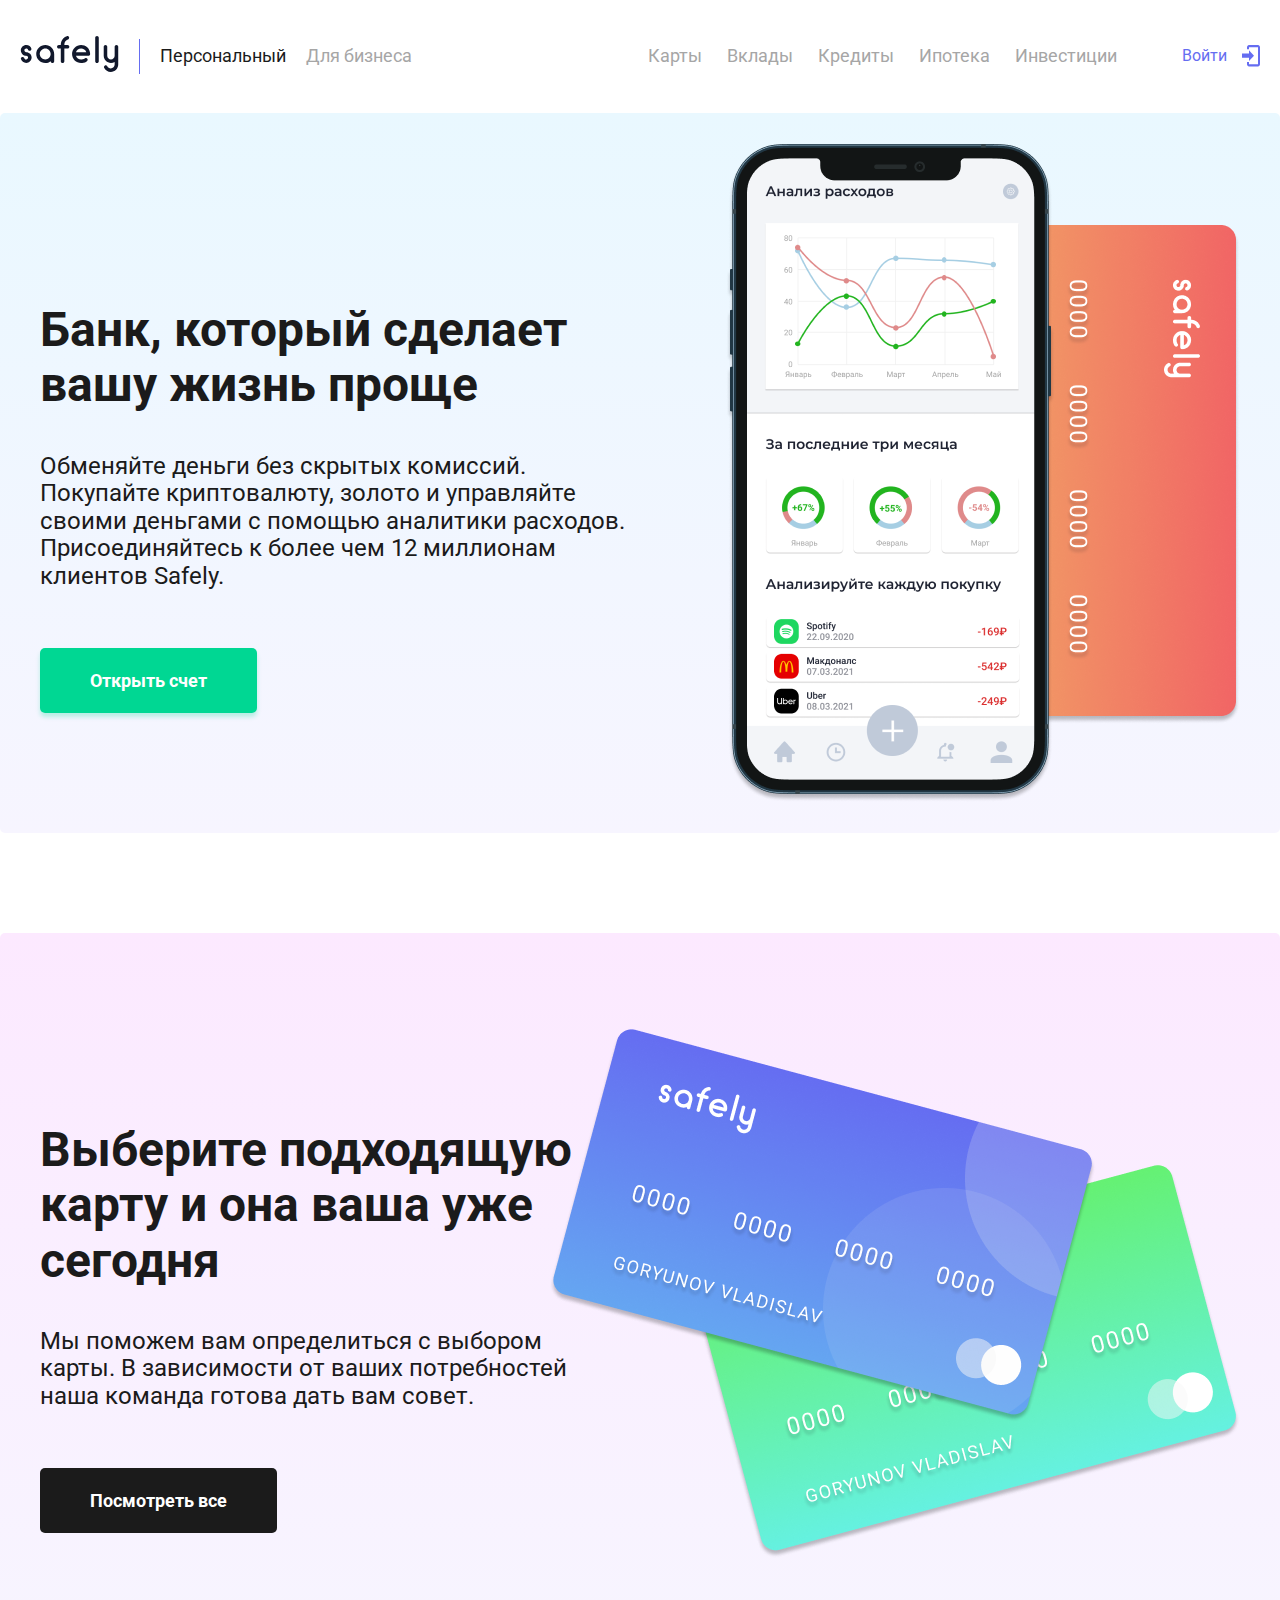
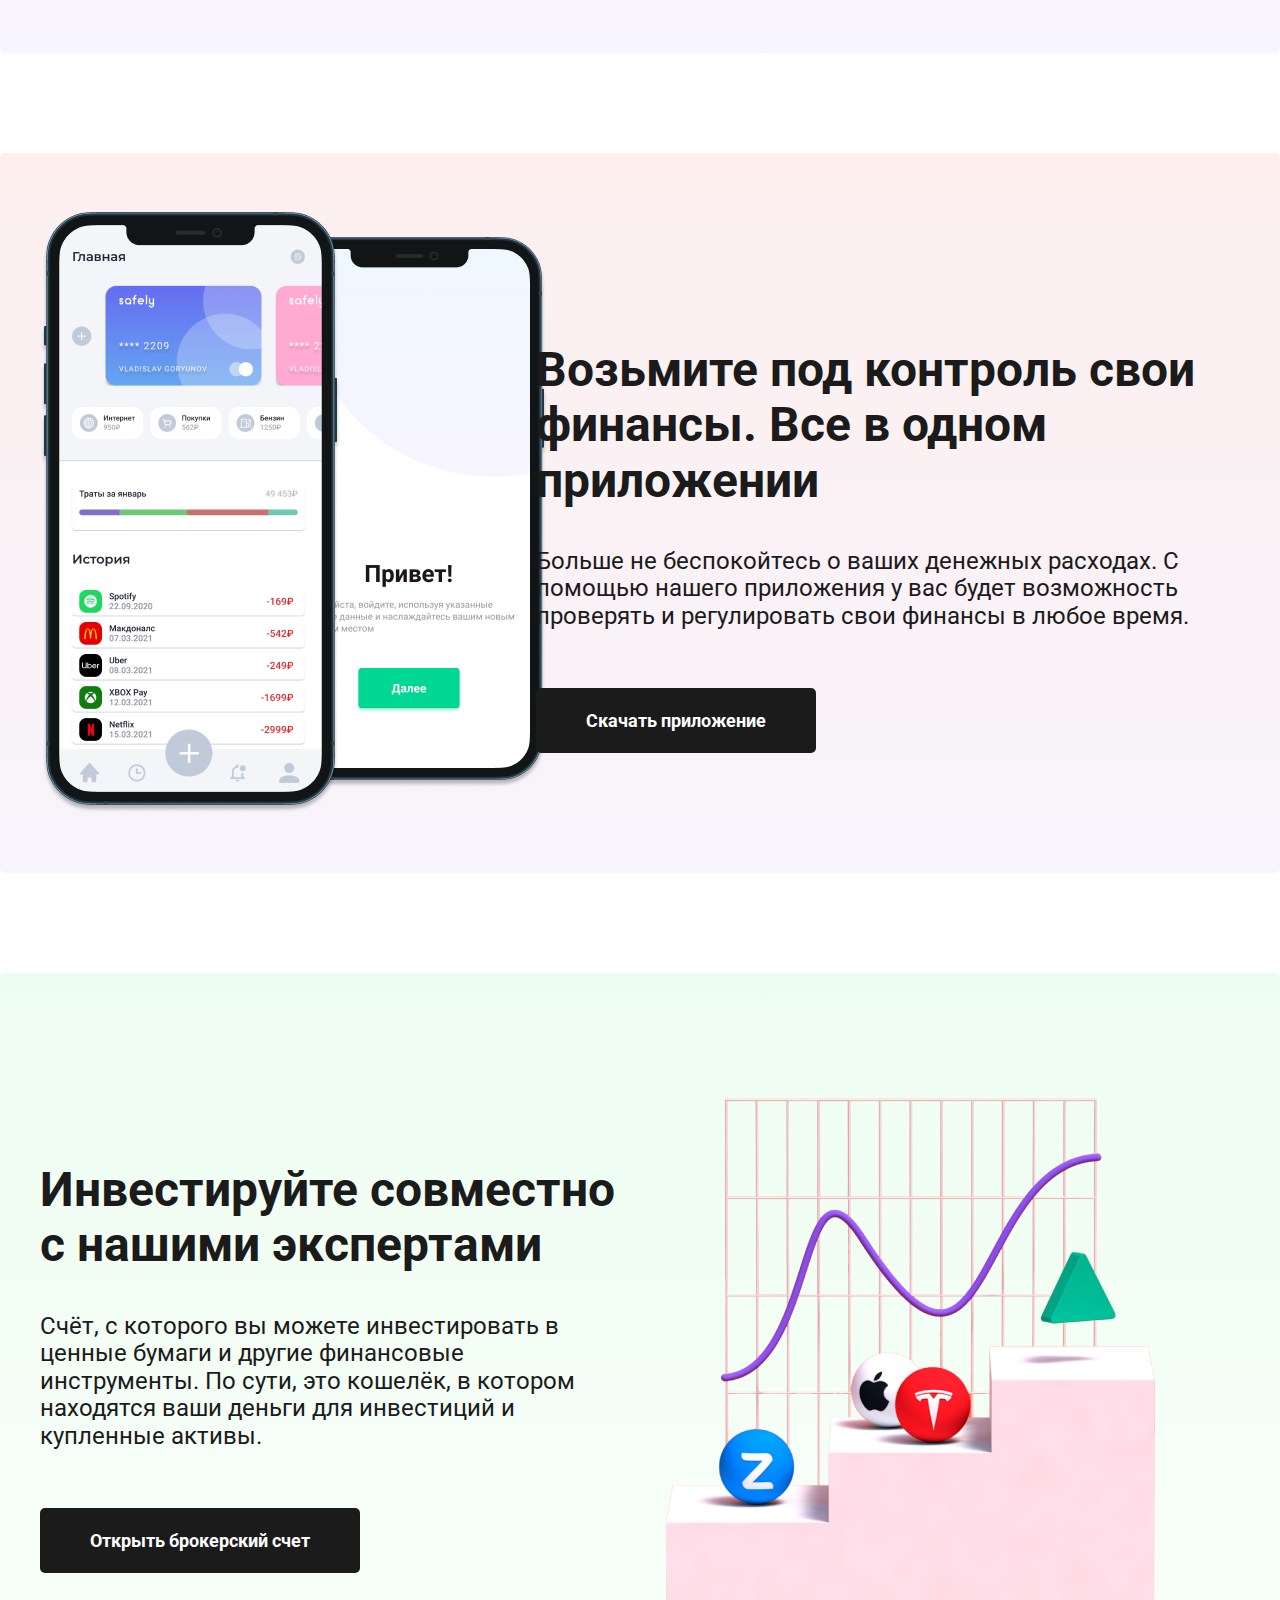
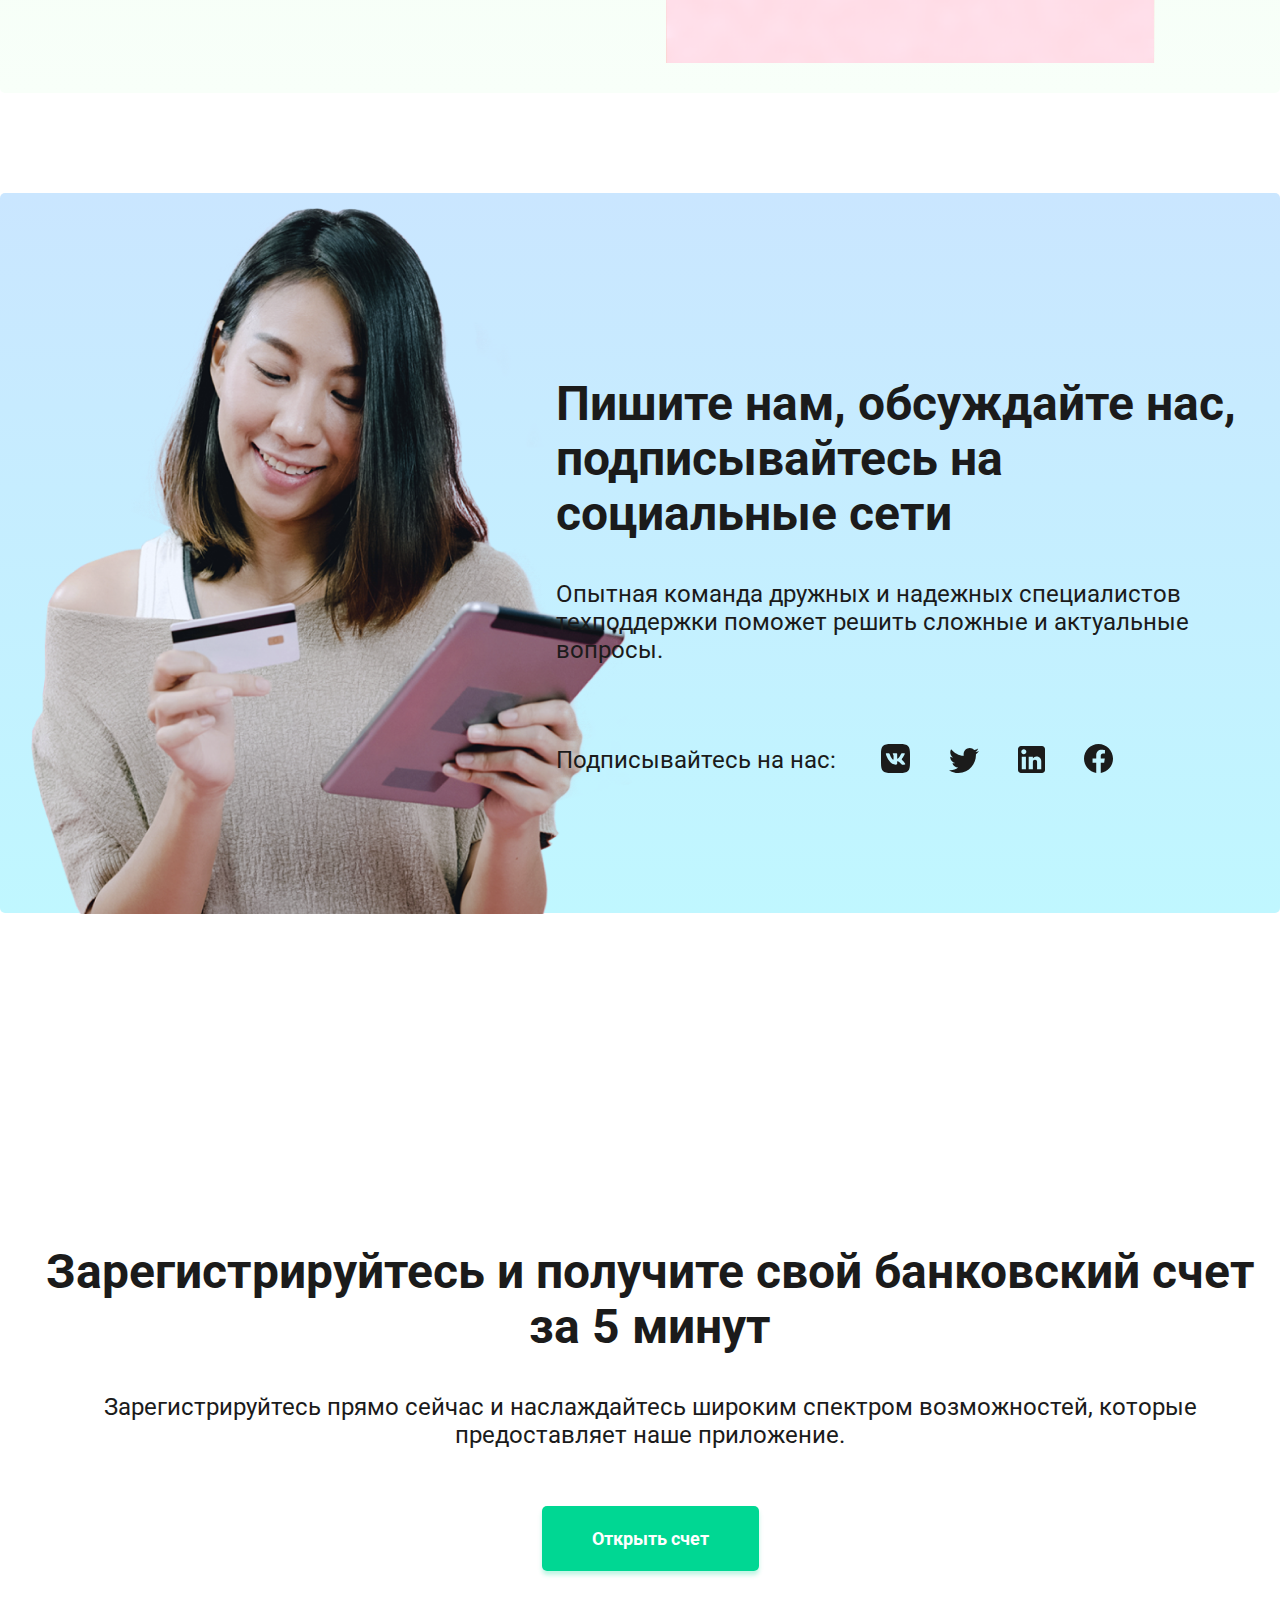
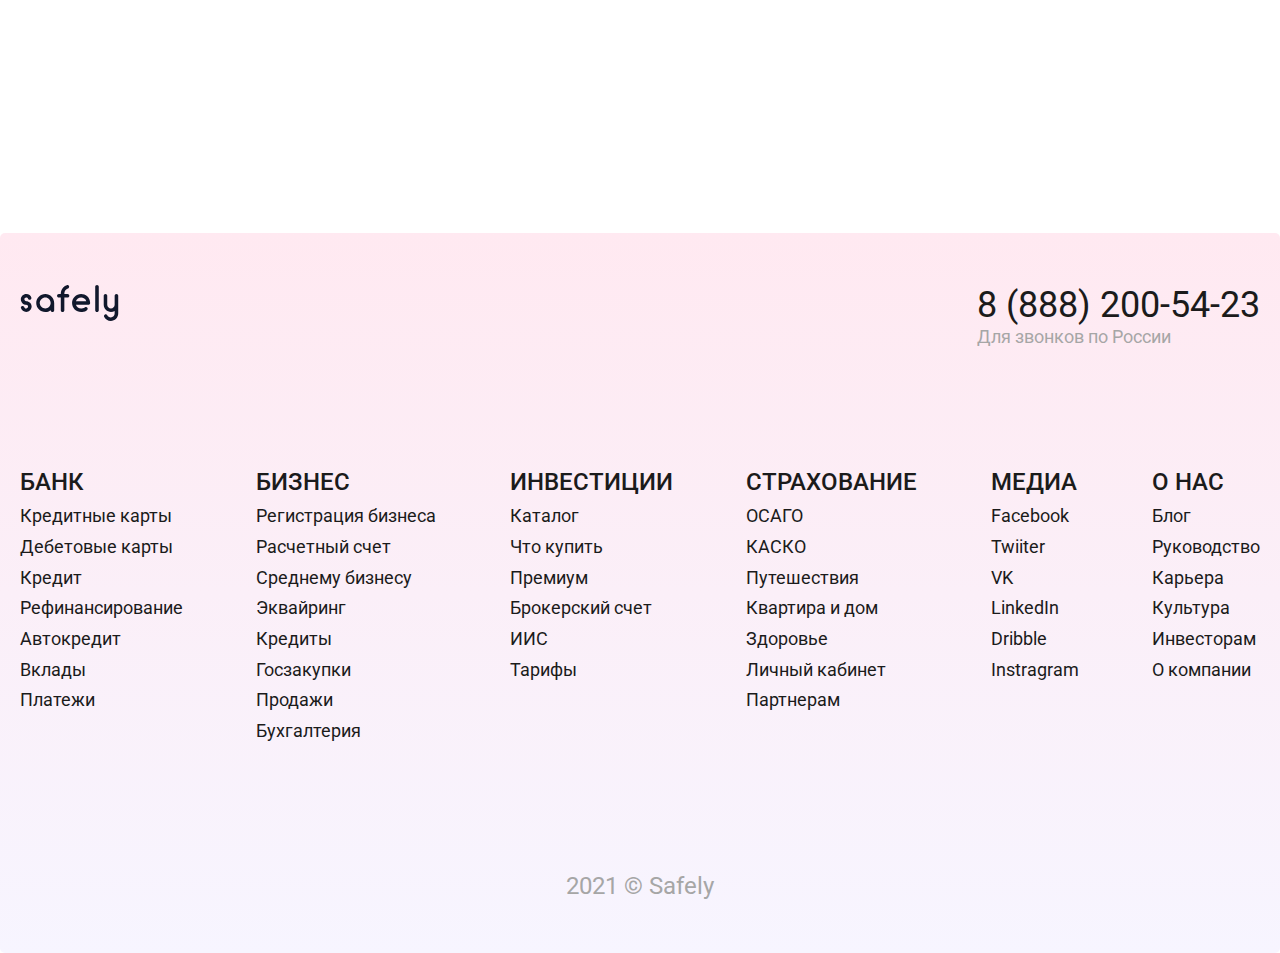
<file: index.htm>
<!DOCTYPE html>
<html lang="en">
<head>
    <meta charset="UTF-8">
    <meta http-equiv="X-UA-Compatible" content="IE=edge">
    <meta name="viewport" content="width=device-width, initial-scale=1.0">

    <link rel="stylesheet" href="css/style.css">
    <link rel="stylesheet" href="css/normalize.css">
    <title>Safely - цифровой банк с выгодными условиями</title>
</head>
<body>
    <header>
        <div class="header-switch">
            <div class="header-logo">
                <a href="index.htm"><img src="img/logo-image.svg" alt="logo-image"></a>
            </div>
            <div class="header-devider"></div>
            <div class="header-items">
                <ul>
                    <li><a href="#" class="active-switch">Персональный</a></li>
                    <li><a href="#">Для бизнеса</a></li>
                </ul>
            </div>
        </div>

        <div class="header-nav">
            <div class="header-links">
                <ul>
                    <li><a href="cards.htm">Карты</a></li>
                    <li><a href="#">Вклады</a></li>
                    <li><a href="#">Кредиты</a></li>
                    <li><a href="#">Ипотека</a></li>
                    <li><a href="#">Инвестиции</a></li>
                </ul>
            </div>
            <div class="header-login">
                <span>Войти</span>
                <img src="img/icon-login.svg" alt="icon-login">
            </div>
        </div>
    </header>

    <section class="section-main">
        <div class="section-content">
            <h3>Банк, который сделает вашу жизнь проще</h3>
            <p>Обменяйте деньги без скрытых комиссий. Покупайте криптовалюту, золото и управляйте своими деньгами с помощью аналитики расходов. Присоединяйтесь к более чем 12 миллионам клиентов Safely.</p>
            <a href="#">Открыть счет</a>
        </div>
        <div class="section-image">
            <img src="img/phone-image.png" alt="phone-image">
        </div>
    </section>

    <section class="section-cards">
        <div class="section-content">
            <h3>Выберите подходящую карту и она ваша уже сегодня</h3>
            <p>Мы поможем вам определиться с выбором карты. В зависимости от ваших потребностей наша команда готова дать вам совет.</p>
            <a href="#">Посмотреть все</a>
        </div>
        <div class="section-image">
            <img src="img/cards-image.png" alt="cards-image">
        </div>
    </section>

    <section class="section-app">
        <div class="section-image">
            <img src="img/app-image.png" alt="app-image">
        </div>
        <div class="section-content">
            <h3>Возьмите под контроль свои финансы. Все в одном приложении</h3>
            <p>Больше не беспокойтесь о ваших денежных расходах. С помощью нашего приложения у вас будет возможность проверять и регулировать свои финансы в любое время.</p>
            <a href="#">Скачать приложение</a>
        </div>
    </section>

    <section class="section-invest">
        <div class="section-content">
            <h3>Инвестируйте совместно с нашими экспертами</h3>
            <p>Счёт, с которого вы можете инвестировать в ценные бумаги и другие финансовые инструменты. По сути, это кошелёк, в котором находятся ваши деньги для инвестиций и купленные активы. </p>
            <a href="#">Открыть брокерский счет</a>
        </div>
        <div class="section-image">
            <img src="img/invest-image.png" alt="invest-image">
        </div>
    </section>

    <section class="section-social">
        <div class="section-image">
            <img src="img/girl-image.png" alt="girl-image">
        </div>
        <div class="section-content">
            <h3>Пишите нам, обсуждайте нас, подписывайтесь на социальные сети</h3>
            <p>Опытная команда дружных и надежных специалистов техподдержки поможет решить сложные и актуальные вопросы.</p>
            <div class="social-links">
                <span>Подписывайтесь на нас:</span>
                <div class="social-icons">

                    <svg width="29" height="29" viewBox="0 0 29 29" fill="none" xmlns="http://www.w3.org/2000/svg">
                        <path d="M18.9515 0H10.0485C1.9285 0 0 1.9285 0 10.0485V18.9515C0 27.0715 1.9285 29 10.0485 29H18.9515C27.0715 29 29 27.0715 29 18.9515V10.0485C29 1.9285 27.0715 0 18.9515 0ZM23.4175 20.6915H21.3005C20.503 20.6915 20.2565 20.039 18.85 18.6035C17.574 17.4 17.023 17.226 16.7185 17.226C16.298 17.226 16.1675 17.342 16.1675 17.951V19.8505C16.1675 20.358 16.008 20.677 14.6595 20.677C12.4265 20.677 9.947 19.314 8.207 16.8055C5.5825 13.1225 4.872 10.3385 4.872 9.7875C4.872 9.483 4.9735 9.193 5.5825 9.193H7.714C8.2505 9.193 8.4535 9.425 8.6565 10.005C9.7005 13.05 11.4405 15.66 12.151 15.66C12.4265 15.66 12.5425 15.5295 12.5425 14.8625V11.745C12.47 10.324 11.7015 10.1935 11.7015 9.686C11.7015 9.425 11.9045 9.193 12.238 9.193H15.5585C16.008 9.193 16.1675 9.425 16.1675 9.976V14.1665C16.1675 14.616 16.356 14.7755 16.501 14.7755C16.762 14.7755 16.994 14.616 17.4725 14.123C18.995 12.4265 20.0825 9.802 20.0825 9.802C20.2275 9.4975 20.4595 9.2075 21.025 9.2075H23.0985C23.7365 9.2075 23.8815 9.541 23.7365 9.9905C23.4755 11.223 20.8945 14.8625 20.9235 14.8625C20.6915 15.225 20.6045 15.3845 20.9235 15.805C21.141 16.1095 21.8805 16.7475 22.3735 17.313C23.2725 18.3425 23.9685 19.198 24.157 19.7925C24.3165 20.387 24.0265 20.6915 23.4175 20.6915Z"/>
                    </svg>

                    <svg width="30" height="25" viewBox="0 0 30 25" fill="none" xmlns="http://www.w3.org/2000/svg">
                        <path d="M30 2.94118C28.8958 3.45588 27.7055 3.79412 26.4723 3.95588C27.7342 3.17647 28.7094 1.94118 29.1683 0.455882C27.978 1.19118 26.6587 1.70588 25.2677 2C24.1348 0.735294 22.543 0 20.7361 0C17.3662 0 14.6128 2.82353 14.6128 6.30882C14.6128 6.80882 14.6702 7.29412 14.7706 7.75C9.66539 7.48529 5.1195 4.97059 2.09369 1.16176C1.5631 2.08824 1.26195 3.17647 1.26195 4.32353C1.26195 6.51471 2.33748 8.45588 4.00096 9.55882C2.98279 9.55882 2.03633 9.26471 1.20459 8.82353V8.86765C1.20459 11.9265 3.32696 14.4853 6.13767 15.0588C5.23527 15.3121 4.2879 15.3473 3.36998 15.1618C3.75947 16.4154 4.52228 17.5124 5.55117 18.2984C6.58006 19.0845 7.8233 19.5201 9.10612 19.5441C6.93159 21.3095 4.23613 22.2637 1.46272 22.25C0.975143 22.25 0.487572 22.2206 0 22.1618C2.72467 23.9559 5.96558 25 9.43595 25C20.7361 25 26.9455 15.3824 26.9455 7.04412C26.9455 6.76471 26.9455 6.5 26.9312 6.22059C28.1358 5.33823 29.1683 4.22059 30 2.94118Z"/>
                    </svg>
                    
                    <svg width="27" height="27" viewBox="0 0 27 27" fill="none" xmlns="http://www.w3.org/2000/svg">
                        <path d="M24 0C24.7956 0 25.5587 0.31607 26.1213 0.87868C26.6839 1.44129 27 2.20435 27 3V24C27 24.7956 26.6839 25.5587 26.1213 26.1213C25.5587 26.6839 24.7956 27 24 27H3C2.20435 27 1.44129 26.6839 0.87868 26.1213C0.31607 25.5587 0 24.7956 0 24V3C0 2.20435 0.31607 1.44129 0.87868 0.87868C1.44129 0.31607 2.20435 0 3 0H24ZM23.25 23.25V15.3C23.25 14.0031 22.7348 12.7593 21.8178 11.8422C20.9007 10.9252 19.6569 10.41 18.36 10.41C17.085 10.41 15.6 11.19 14.88 12.36V10.695H10.695V23.25H14.88V15.855C14.88 14.7 15.81 13.755 16.965 13.755C17.522 13.755 18.0561 13.9762 18.4499 14.3701C18.8438 14.7639 19.065 15.298 19.065 15.855V23.25H23.25ZM5.82 8.34C6.48835 8.34 7.12932 8.0745 7.60191 7.60191C8.0745 7.12932 8.34 6.48835 8.34 5.82C8.34 4.425 7.215 3.285 5.82 3.285C5.14768 3.285 4.50289 3.55208 4.02748 4.02748C3.55208 4.50289 3.285 5.14768 3.285 5.82C3.285 7.215 4.425 8.34 5.82 8.34V8.34ZM7.905 23.25V10.695H3.75V23.25H7.905V23.25Z"/>
                    </svg>

                    <svg width="29" height="29" viewBox="0 0 29 29" fill="none" xmlns="http://www.w3.org/2000/svg">
                        <path d="M14.5 0C6.52499 0 0 6.53665 0 14.5874C0 21.8665 5.30699 27.9081 12.238 29V18.8092H8.55499V14.5874H12.238V11.37C12.238 7.71586 14.3985 5.70683 17.719 5.70683C19.2995 5.70683 20.9525 5.98343 20.9525 5.98343V9.57932H19.1255C17.3275 9.57932 16.762 10.7003 16.762 11.8504V14.5874H20.793L20.1405 18.8092H16.762V29C20.1788 28.4582 23.2902 26.7078 25.5344 24.0648C27.7786 21.4219 29.0077 18.0604 29 14.5874C29 6.53665 22.475 0 14.5 0V0Z"/>
                    </svg> 
                        
                </div>
            </div>
        </div>
    </section>

    <section class="section-login">
        <div class="section-content">
            <h3>Зарегистрируйтесь и получите свой банковский счет за 5 минут</h3>
            <p>Зарегистрируйтесь прямо сейчас и наслаждайтесь широким спектром возможностей, которые предоставляет наше приложение.</p>
            <a href="#">Открыть счет</a>
        </div>
    </section>

    <footer>
        <div class="footer-info">
            <div class="footer-logo">
                <img src="img/logo-image.svg" alt="logo-image">
            </div>
            <div class="footer-phone">
                <a href="tel:88882005423">8 (888) 200-54-23</a>
                <span>Для звонков по России</span>
            </div>
        </div>
        <div class="footer-nav">
            <ul>
                <li><a href="#" class="nav-header">Банк</a></li>
                <li><a href="">Кредитные карты</a></li>
                <li><a href="">Дебетовые карты</a></li>
                <li><a href="">Кредит</a></li>
                <li><a href="">Рефинансирование</a></li>
                <li><a href="">Автокредит</a></li>
                <li><a href="">Вклады</a></li>
                <li><a href="">Платежи</a></li>   
            </ul>
            <ul>
                <li><a href="#" class="nav-header">Бизнес</a></li>
                <li><a href="">Регистрация бизнеса</a></li>
                <li><a href="">Расчетный счет</a></li>
                <li><a href="">Среднему бизнесу</a></li>
                <li><a href="">Эквайринг</a></li>
                <li><a href="">Кредиты</a></li>
                <li><a href="">Госзакупки</a></li>
                <li><a href="">Продажи</a></li>
                <li><a href="">Бухгалтерия</a></li>
            </ul>
            <ul>
                <li><a href="#" class="nav-header">Инвестиции</a></li>
                <li><a href="">Каталог</a></li>
                <li><a href="">Что купить</a></li>
                <li><a href="">Премиум</a></li>
                <li><a href="">Брокерский счет</a></li>
                <li><a href="">ИИС</a></li>
                <li><a href="">Тарифы</a></li>
            </ul>
            <ul>
                <li><a href="#" class="nav-header">Страхование</a></li>
                <li><a href="">ОСАГО</a></li>
                <li><a href="">КАСКО</a></li>
                <li><a href="">Путешествия</a></li>
                <li><a href="">Квартира и дом</a></li>
                <li><a href="">Здоровье</a></li>
                <li><a href="">Личный кабинет</a></li>
                <li><a href="">Партнерам</a></li>
            </ul>
            <ul>
                <li><a href="#" class="nav-header">Медиа</a></li>
                <li><a href="">Facebook</a></li>
                <li><a href="">Twiiter</a></li>
                <li><a href="">VK</a></li>
                <li><a href="">LinkedIn</a></li>
                <li><a href="">Dribble</a></li>
                <li><a href="">Instragram</a></li>
            </ul>
            <ul>
                <li><a href="#" class="nav-header">О нас</a></li>
                <li><a href="">Блог</a></li>
                <li><a href="">Руководство</a></li>
                <li><a href="">Карьера</a></li>
                <li><a href="">Культура</a></li>
                <li><a href="">Инвесторам</a></li>
                <li><a href="">О компании</a></li>
            </ul>
        </div>
        <div class="footer-copyright">
            <span>2021 © Safely</span>
        </div>
    </footer>
</body>
</html>
</file>
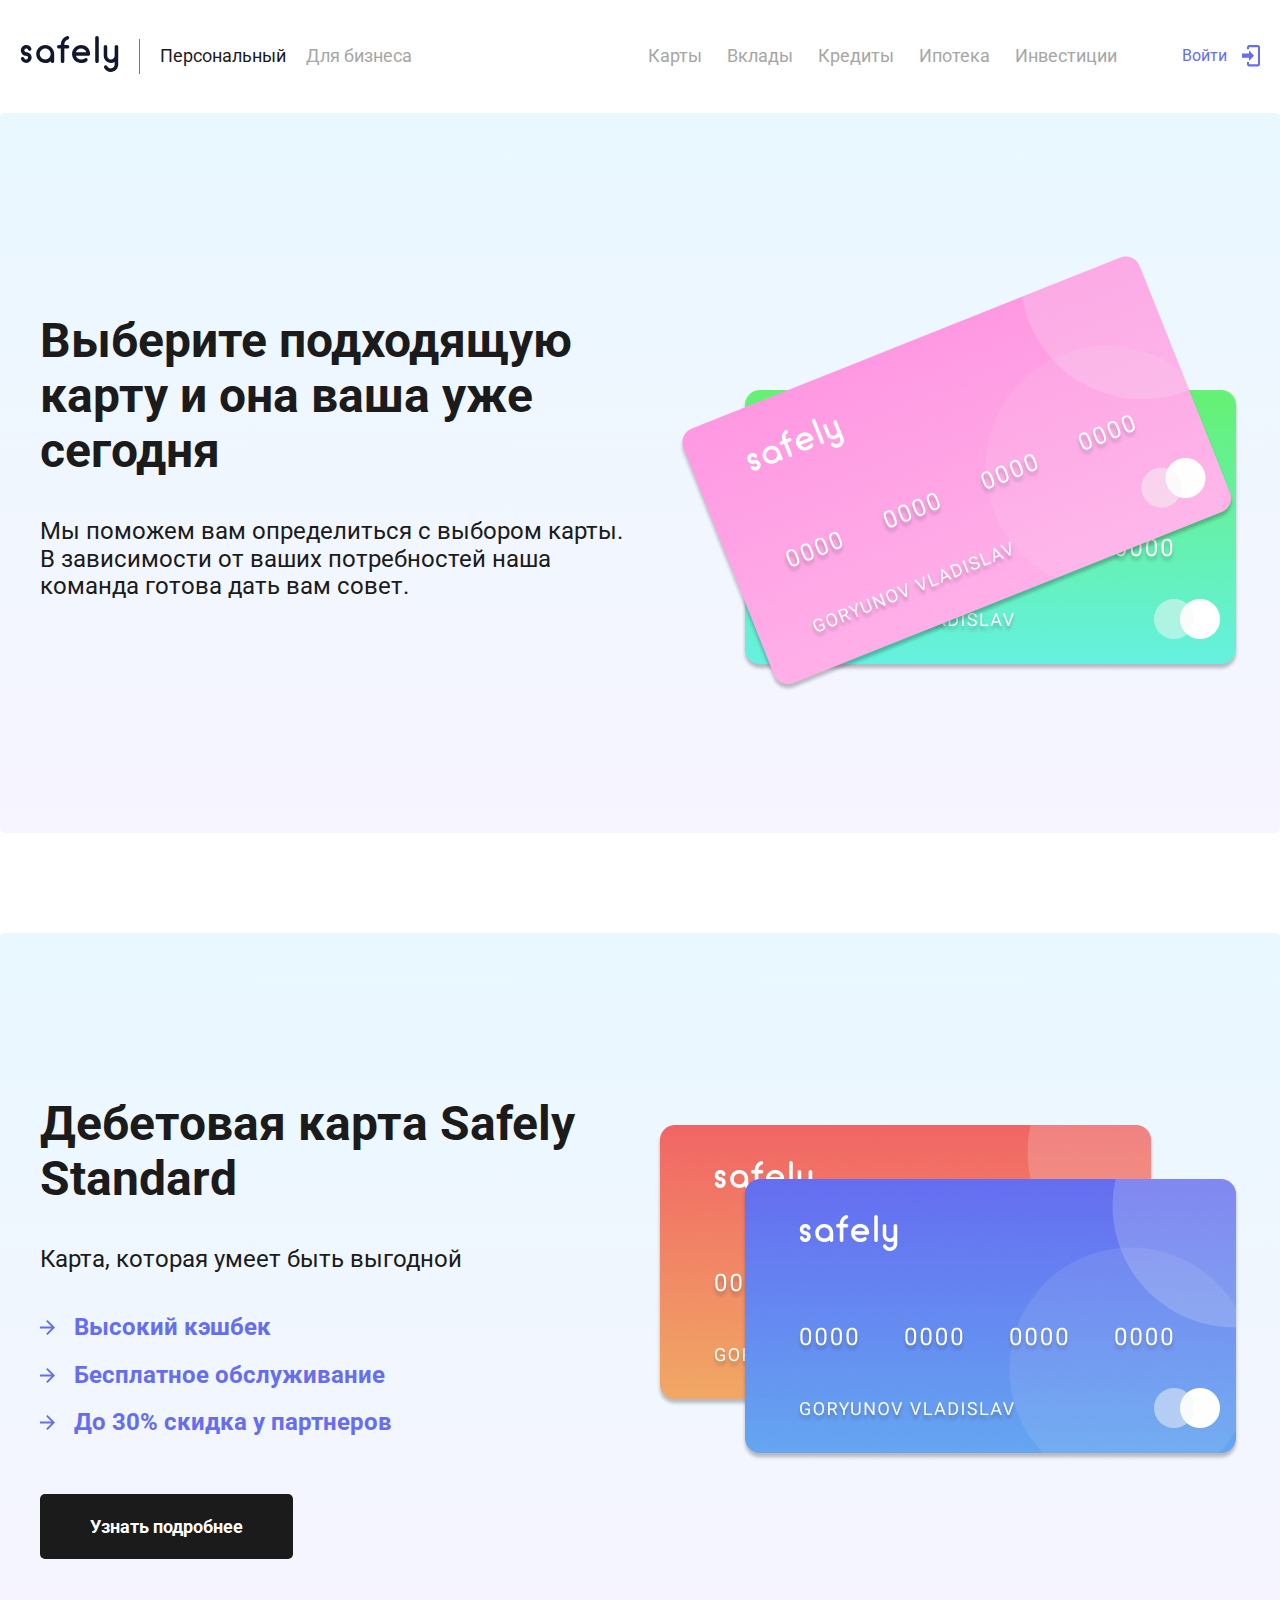
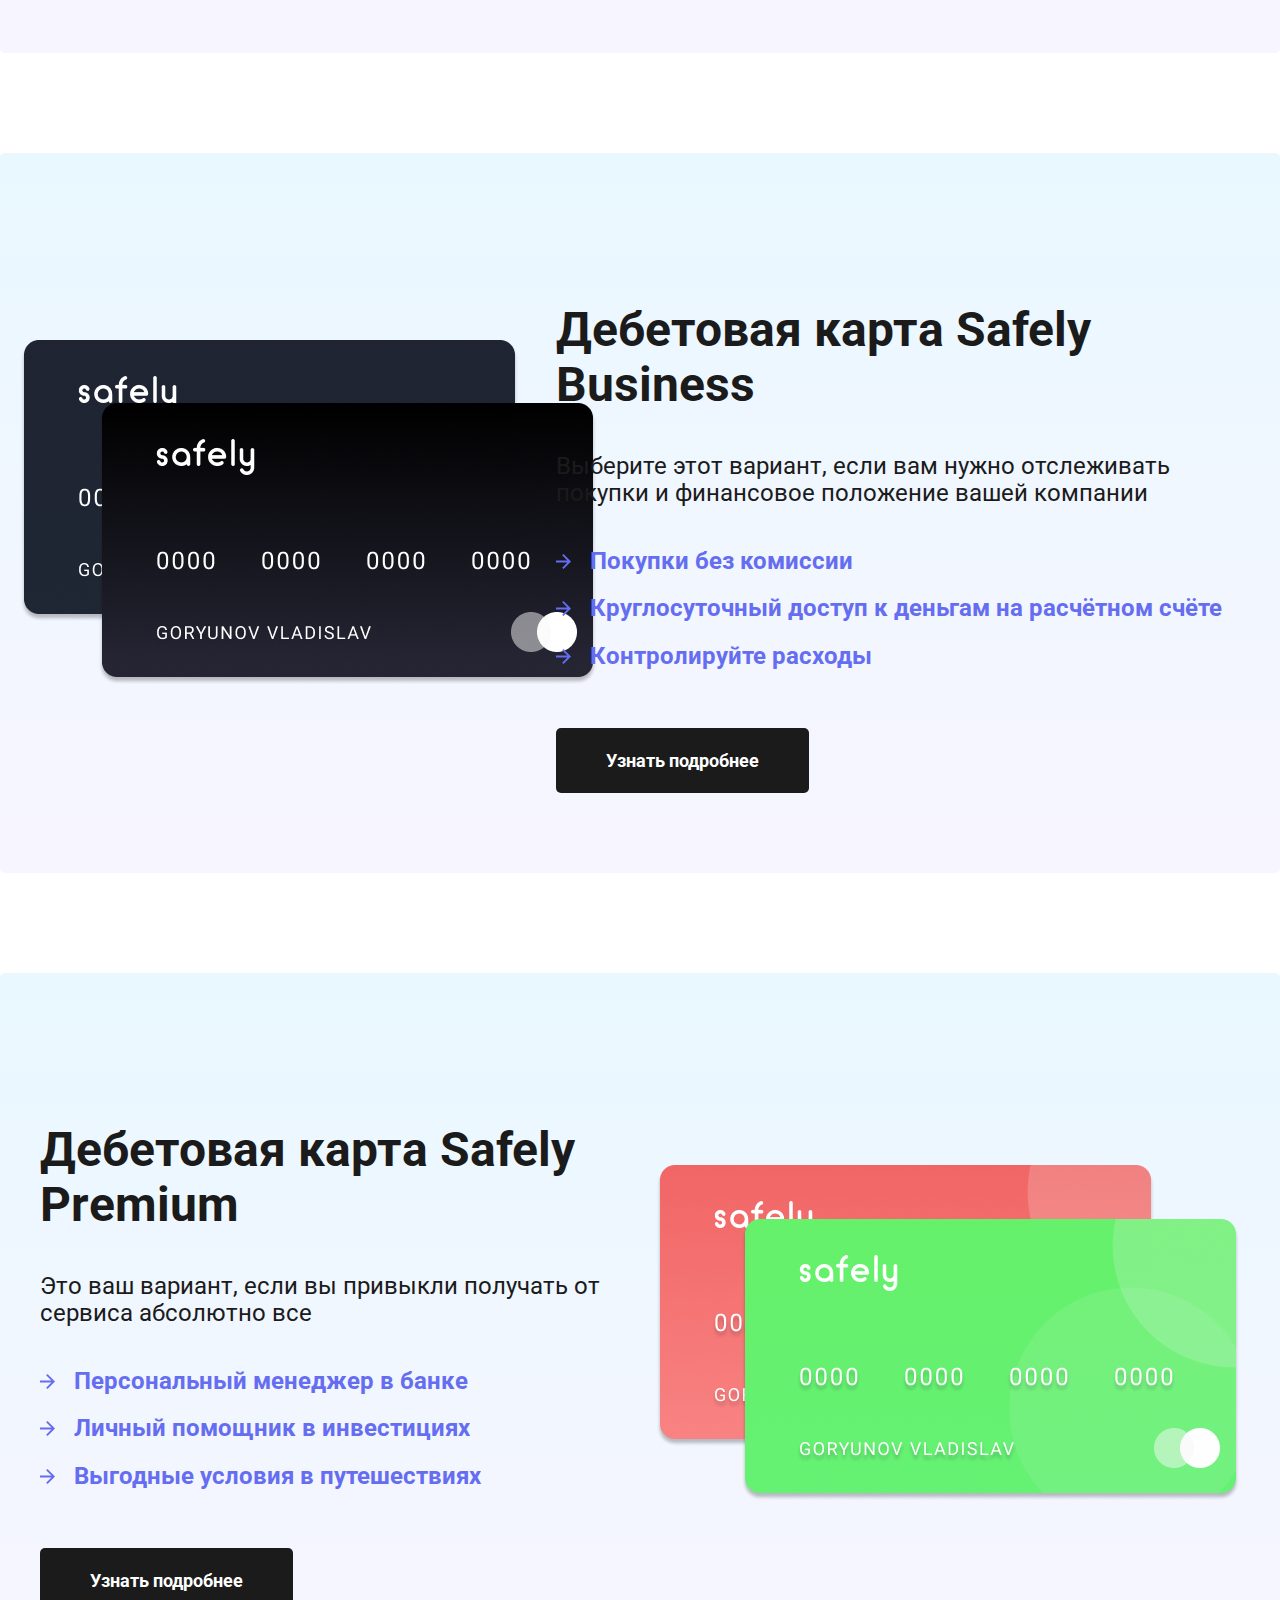
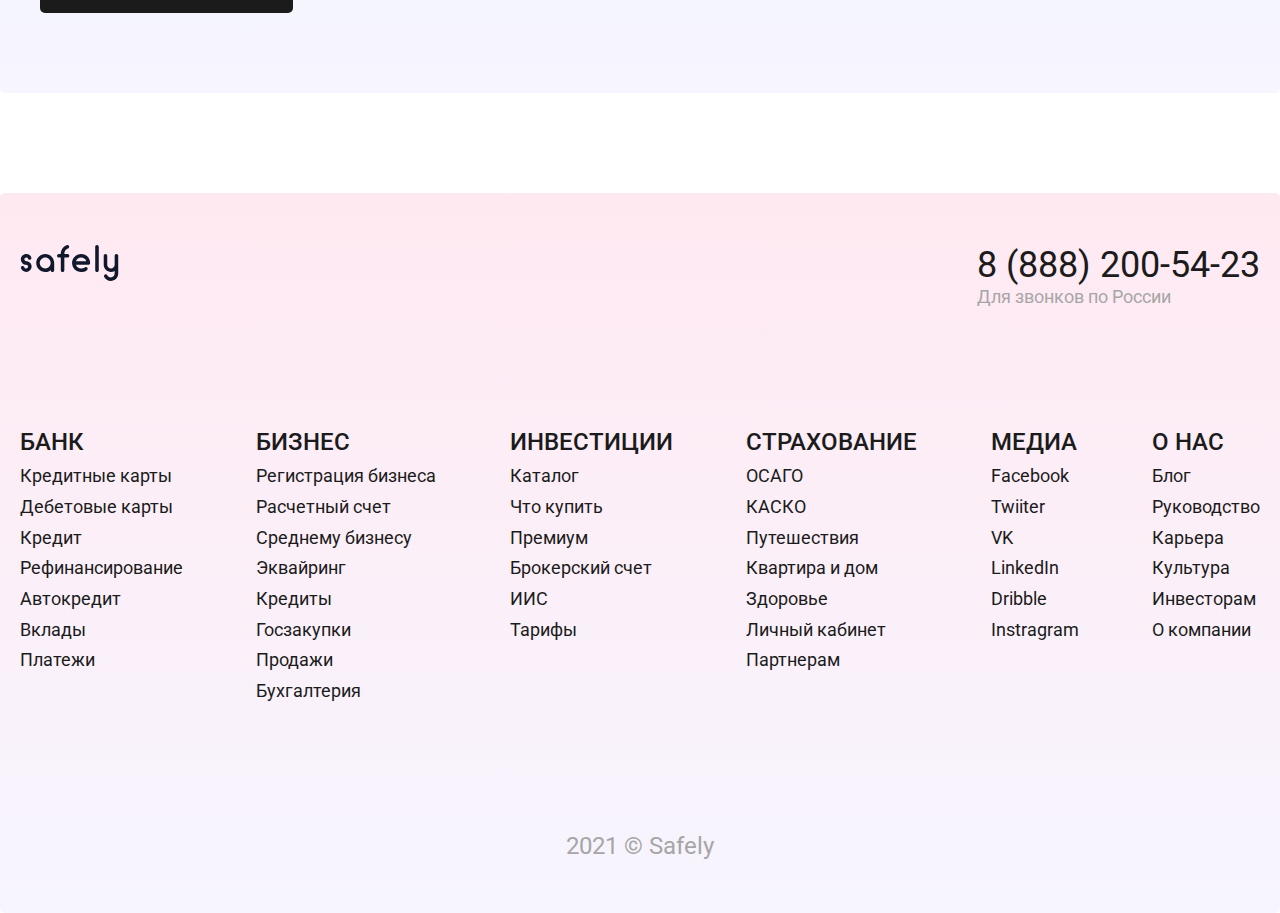
<file: cards.htm>
<!DOCTYPE html>
<html lang="en">
<head>
    <meta charset="UTF-8">
    <meta http-equiv="X-UA-Compatible" content="IE=edge">
    <meta name="viewport" content="width=device-width, initial-scale=1.0">

    <link rel="stylesheet" href="css/style.css">
    <link rel="stylesheet" href="css/normalize.css">
    <title>Safely - цифровой банк с выгодными условиями</title>
</head>
<body>
    <header>
        <div class="header-switch">
            <div class="header-logo">
                <a href="index.htm"><img src="img/logo-image.svg" alt="logo-image"></a>
            </div>
            <div class="header-devider"></div>
            <div class="header-items">
                <ul>
                    <li><a href="#" class="active-switch">Персональный</a></li>
                    <li><a href="#">Для бизнеса</a></li>
                </ul>
            </div>
        </div>

        <div class="header-nav">
            <div class="header-links">
                <ul>
                    <li><a href="cards.htm">Карты</a></li>
                    <li><a href="#">Вклады</a></li>
                    <li><a href="#">Кредиты</a></li>
                    <li><a href="#">Ипотека</a></li>
                    <li><a href="#">Инвестиции</a></li>
                </ul>
            </div>
            <div class="header-login">
                <span>Войти</span>
                <img src="img/icon-login.svg" alt="icon-login">
            </div>
        </div>
    </header>

    <section class="section-cpmain">
        <div class="section-content">
            <h3>Выберите подходящую карту и она ваша уже сегодня</h3>
            <p>Мы поможем вам определиться с выбором карты. В зависимости от ваших потребностей наша команда готова дать вам совет.</p>
        </div>
        <div class="section-image">
            <img src="img/cp-main-image.png" alt="phone-image">
        </div>
    </section>

    <section class="section-standard">
        <div class="section-content">
            <h3>Дебетовая карта Safely Standard</h3>
            <p>Карта, которая умеет быть выгодной</p>
            <div class="pluses-items">
                <ul>
                    <li>
                        <svg width="15" height="15" viewBox="0 0 15 15" fill="none" xmlns="http://www.w3.org/2000/svg">
                            <path d="M0 6.55303V8.44697H11.3636L6.1553 13.6553L7.5 15L15 7.5L7.5 0L6.1553 1.3447L11.3636 6.55303H0Z" fill="#656DF1"/>
                        </svg>
                        <span>Высокий кэшбек</span>
                    </li>
                    <li>
                        <svg width="15" height="15" viewBox="0 0 15 15" fill="none" xmlns="http://www.w3.org/2000/svg">
                            <path d="M0 6.55303V8.44697H11.3636L6.1553 13.6553L7.5 15L15 7.5L7.5 0L6.1553 1.3447L11.3636 6.55303H0Z" fill="#656DF1"/>
                        </svg>
                        <span>Бесплатное обслуживание</span>
                    </li>
                    <li>
                        <svg width="15" height="15" viewBox="0 0 15 15" fill="none" xmlns="http://www.w3.org/2000/svg">
                            <path d="M0 6.55303V8.44697H11.3636L6.1553 13.6553L7.5 15L15 7.5L7.5 0L6.1553 1.3447L11.3636 6.55303H0Z" fill="#656DF1"/>
                        </svg>
                        <span>До 30% скидка у партнеров</span>
                    </li>
                </ul>
            </div>
            <a href="#">Узнать подробнее</a>
        </div>
        <div class="section-image">
            <img src="img/cp-standard.png" alt="standard-image">
        </div>
    </section>

    <section class="section-business">
        <div class="section-image">
            <img src="img/cp-business.png" alt="standard-image">
        </div>
        <div class="section-content">
            <h3>Дебетовая карта Safely Business</h3>
            <p>Выберите этот вариант, если вам нужно отслеживать покупки и финансовое положение вашей компании</p>
            <div class="pluses-items">
                <ul>
                    <li>
                        <svg width="15" height="15" viewBox="0 0 15 15" fill="none" xmlns="http://www.w3.org/2000/svg">
                            <path d="M0 6.55303V8.44697H11.3636L6.1553 13.6553L7.5 15L15 7.5L7.5 0L6.1553 1.3447L11.3636 6.55303H0Z" fill="#656DF1"/>
                        </svg>
                        <span>Покупки без комиссии</span>
                    </li>
                    <li>
                        <svg width="15" height="15" viewBox="0 0 15 15" fill="none" xmlns="http://www.w3.org/2000/svg">
                            <path d="M0 6.55303V8.44697H11.3636L6.1553 13.6553L7.5 15L15 7.5L7.5 0L6.1553 1.3447L11.3636 6.55303H0Z" fill="#656DF1"/>
                        </svg>
                        <span>Круглосуточный доступ к деньгам на расчётном счёте</span>
                    </li>
                    <li>
                        <svg width="15" height="15" viewBox="0 0 15 15" fill="none" xmlns="http://www.w3.org/2000/svg">
                            <path d="M0 6.55303V8.44697H11.3636L6.1553 13.6553L7.5 15L15 7.5L7.5 0L6.1553 1.3447L11.3636 6.55303H0Z" fill="#656DF1"/>
                        </svg>
                        <span>Контролируйте расходы</span>
                    </li>
                </ul>
            </div>
            <a href="#">Узнать подробнее</a>
        </div>
    </section>

    <section class="section-premium">
        <div class="section-content">
            <h3>Дебетовая карта Safely Premium</h3>
            <p>Это ваш вариант, если вы привыкли получать от сервиса абсолютно все</p>
            <div class="pluses-items">
                <ul>
                    <li>
                        <svg width="15" height="15" viewBox="0 0 15 15" fill="none" xmlns="http://www.w3.org/2000/svg">
                            <path d="M0 6.55303V8.44697H11.3636L6.1553 13.6553L7.5 15L15 7.5L7.5 0L6.1553 1.3447L11.3636 6.55303H0Z" fill="#656DF1"/>
                        </svg>
                        <span>Персональный менеджер в банке</span>
                    </li>
                    <li>
                        <svg width="15" height="15" viewBox="0 0 15 15" fill="none" xmlns="http://www.w3.org/2000/svg">
                            <path d="M0 6.55303V8.44697H11.3636L6.1553 13.6553L7.5 15L15 7.5L7.5 0L6.1553 1.3447L11.3636 6.55303H0Z" fill="#656DF1"/>
                        </svg>
                        <span>Личный помощник в инвестициях</span>
                    </li>
                    <li>
                        <svg width="15" height="15" viewBox="0 0 15 15" fill="none" xmlns="http://www.w3.org/2000/svg">
                            <path d="M0 6.55303V8.44697H11.3636L6.1553 13.6553L7.5 15L15 7.5L7.5 0L6.1553 1.3447L11.3636 6.55303H0Z" fill="#656DF1"/>
                        </svg>
                        <span>Выгодные условия в путешествиях</span>
                    </li>
                </ul>
            </div>
            <a href="#">Узнать подробнее</a>
        </div>
        <div class="section-image">
            <img src="img/cp-premium.png" alt="premium-image">
        </div>
    </section>

    <footer>
        <div class="footer-info">
            <div class="footer-logo">
                <img src="img/logo-image.svg" alt="logo-image">
            </div>
            <div class="footer-phone">
                <a href="tel:88882005423">8 (888) 200-54-23</a>
                <span>Для звонков по России</span>
            </div>
        </div>
        <div class="footer-nav">
            <ul>
                <li><a href="#" class="nav-header">Банк</a></li>
                <li><a href="">Кредитные карты</a></li>
                <li><a href="">Дебетовые карты</a></li>
                <li><a href="">Кредит</a></li>
                <li><a href="">Рефинансирование</a></li>
                <li><a href="">Автокредит</a></li>
                <li><a href="">Вклады</a></li>
                <li><a href="">Платежи</a></li>   
            </ul>
            <ul>
                <li><a href="#" class="nav-header">Бизнес</a></li>
                <li><a href="">Регистрация бизнеса</a></li>
                <li><a href="">Расчетный счет</a></li>
                <li><a href="">Среднему бизнесу</a></li>
                <li><a href="">Эквайринг</a></li>
                <li><a href="">Кредиты</a></li>
                <li><a href="">Госзакупки</a></li>
                <li><a href="">Продажи</a></li>
                <li><a href="">Бухгалтерия</a></li>
            </ul>
            <ul>
                <li><a href="#" class="nav-header">Инвестиции</a></li>
                <li><a href="">Каталог</a></li>
                <li><a href="">Что купить</a></li>
                <li><a href="">Премиум</a></li>
                <li><a href="">Брокерский счет</a></li>
                <li><a href="">ИИС</a></li>
                <li><a href="">Тарифы</a></li>
            </ul>
            <ul>
                <li><a href="#" class="nav-header">Страхование</a></li>
                <li><a href="">ОСАГО</a></li>
                <li><a href="">КАСКО</a></li>
                <li><a href="">Путешествия</a></li>
                <li><a href="">Квартира и дом</a></li>
                <li><a href="">Здоровье</a></li>
                <li><a href="">Личный кабинет</a></li>
                <li><a href="">Партнерам</a></li>
            </ul>
            <ul>
                <li><a href="#" class="nav-header">Медиа</a></li>
                <li><a href="">Facebook</a></li>
                <li><a href="">Twiiter</a></li>
                <li><a href="">VK</a></li>
                <li><a href="">LinkedIn</a></li>
                <li><a href="">Dribble</a></li>
                <li><a href="">Instragram</a></li>
            </ul>
            <ul>
                <li><a href="#" class="nav-header">О нас</a></li>
                <li><a href="">Блог</a></li>
                <li><a href="">Руководство</a></li>
                <li><a href="">Карьера</a></li>
                <li><a href="">Культура</a></li>
                <li><a href="">Инвесторам</a></li>
                <li><a href="">О компании</a></li>
            </ul>
        </div>
        <div class="footer-copyright">
            <span>2021 © Safely</span>
        </div>
    </footer>
</body>
</html>
</file>
<file: css/style.css>
@import url("https://fonts.googleapis.com/css2?family=Roboto:ital,wght@0,100;0,300;0,400;0,500;0,700;0,900;1,100;1,300;1,400;1,500;1,700;1,900&display=swap");
body {
  font-family: 'Roboto', sans-serif;
}

svg {
  fill: #1B1B1B;
}

a {
  text-decoration: none;
}

ul {
  list-style-type: none;
  -webkit-padding-start: 0;
          padding-inline-start: 0;
}

header {
  max-width: 1920px;
  margin: auto;
  padding: 30px 20px;
  display: -webkit-box;
  display: -ms-flexbox;
  display: flex;
  -webkit-box-orient: horizontal;
  -webkit-box-direction: normal;
      -ms-flex-direction: row;
          flex-direction: row;
  -webkit-box-pack: justify;
      -ms-flex-pack: justify;
          justify-content: space-between;
}

header .header-switch {
  display: -webkit-box;
  display: -ms-flexbox;
  display: flex;
  -webkit-box-orient: horizontal;
  -webkit-box-direction: normal;
      -ms-flex-direction: row;
          flex-direction: row;
  -webkit-box-align: center;
      -ms-flex-align: center;
          align-items: center;
}

header .header-devider {
  border-left: 1px solid #656DF1;
  height: 35px;
  margin-left: 20px;
  margin-right: 20px;
}

header .header-items ul {
  display: -webkit-box;
  display: -ms-flexbox;
  display: flex;
  -webkit-box-orient: horizontal;
  -webkit-box-direction: normal;
      -ms-flex-direction: row;
          flex-direction: row;
}

header .header-items li {
  margin-right: 20px;
}

header .header-items a {
  color: #A6A6A6;
  font-size: 18px;
}

header .header-items a.active-switch {
  color: #1B1B1B;
}

header .header-items a:hover {
  color: #1B1B1B;
  -webkit-transition: ease-in 0.3s;
  transition: ease-in 0.3s;
}

header .header-nav {
  display: -webkit-box;
  display: -ms-flexbox;
  display: flex;
  -webkit-box-orient: horizontal;
  -webkit-box-direction: normal;
      -ms-flex-direction: row;
          flex-direction: row;
  -webkit-box-align: center;
      -ms-flex-align: center;
          align-items: center;
}

header .header-links {
  margin-right: 65px;
}

header .header-links ul {
  display: -webkit-box;
  display: -ms-flexbox;
  display: flex;
  -webkit-box-orient: horizontal;
  -webkit-box-direction: normal;
      -ms-flex-direction: row;
          flex-direction: row;
}

header .header-links li {
  margin-left: 25px;
}

header .header-links a {
  color: #A6A6A6;
  font-size: 18px;
}

header .header-links a:hover {
  color: #1B1B1B;
  -webkit-transition: ease-in 0.3s;
  transition: ease-in 0.3s;
}

header .header-login {
  display: -webkit-box;
  display: -ms-flexbox;
  display: flex;
  -webkit-box-orient: horizontal;
  -webkit-box-direction: normal;
      -ms-flex-direction: row;
          flex-direction: row;
  -webkit-box-align: center;
      -ms-flex-align: center;
          align-items: center;
  cursor: pointer;
}

header .header-login span {
  margin-right: 15px;
  color: #656DF1;
}

.section-main {
  display: -webkit-box;
  display: -ms-flexbox;
  display: flex;
  -webkit-box-orient: horizontal;
  -webkit-box-direction: normal;
      -ms-flex-direction: row;
          flex-direction: row;
  -webkit-box-align: center;
      -ms-flex-align: center;
          align-items: center;
  -webkit-box-pack: justify;
      -ms-flex-pack: justify;
          justify-content: space-between;
  max-width: 1880px;
  height: 720px;
  margin: auto;
  padding: 0 20px;
  background: -webkit-gradient(linear, left top, left bottom, from(#E9F8FF), to(#F7F5FF));
  background: linear-gradient(180deg, #E9F8FF 0%, #F7F5FF 100%);
  border-radius: 5px;
  margin-bottom: 100px;
}

.section-main .section-content {
  width: 50%;
  margin-left: 20px;
}

.section-main .section-content h3 {
  font-weight: bold;
  font-size: 48px;
  color: #1B1B1B;
  margin-bottom: 40px;
}

.section-main .section-content p {
  font-size: 24px;
  color: #1B1B1B;
  margin-bottom: 80px;
}

.section-main .section-content a {
  padding: 22px 50px;
  font-size: 18px;
  color: #FFF;
  font-weight: bold;
  background: #00D793;
  -webkit-box-shadow: 0px 4px 4px rgba(0, 215, 147, 0.25);
          box-shadow: 0px 4px 4px rgba(0, 215, 147, 0.25);
  border-radius: 5px;
}

.section-main .section-content a:hover {
  background: #656DF1;
  -webkit-transition: ease-in 0.3s;
  transition: ease-in 0.3s;
}

.section-main .section-image {
  margin-right: 20px;
  display: -webkit-box;
  display: -ms-flexbox;
  display: flex;
  -webkit-box-pack: end;
      -ms-flex-pack: end;
          justify-content: flex-end;
  width: 50%;
}

.section-cards {
  display: -webkit-box;
  display: -ms-flexbox;
  display: flex;
  -webkit-box-orient: horizontal;
  -webkit-box-direction: normal;
      -ms-flex-direction: row;
          flex-direction: row;
  -webkit-box-align: center;
      -ms-flex-align: center;
          align-items: center;
  -webkit-box-pack: justify;
      -ms-flex-pack: justify;
          justify-content: space-between;
  max-width: 1880px;
  height: 720px;
  margin: auto;
  padding-left: 20px;
  padding-right: 20px;
  background: -webkit-gradient(linear, left top, left bottom, from(#FCE9FF), to(#F7F5FF));
  background: linear-gradient(180deg, #FCE9FF 0%, #F7F5FF 100%);
  border-radius: 5px;
  margin-bottom: 100px;
}

.section-cards .section-content {
  width: 50%;
  margin-left: 20px;
}

.section-cards .section-content h3 {
  font-weight: bold;
  font-size: 48px;
  color: #1B1B1B;
  margin-bottom: 40px;
}

.section-cards .section-content p {
  font-size: 24px;
  color: #1B1B1B;
  margin-bottom: 80px;
}

.section-cards .section-content a {
  padding: 22px 50px;
  font-size: 18px;
  color: #FFF;
  font-weight: bold;
  background: #1B1B1B;
  border-radius: 5px;
}

.section-cards .section-content a:hover {
  background: #A6A6A6;
  -webkit-transition: ease-in 0.3s;
  transition: ease-in 0.3s;
}

.section-cards .section-image {
  margin-right: 20px;
  display: -webkit-box;
  display: -ms-flexbox;
  display: flex;
  -webkit-box-pack: end;
      -ms-flex-pack: end;
          justify-content: flex-end;
  width: 50%;
}

.section-app {
  display: -webkit-box;
  display: -ms-flexbox;
  display: flex;
  -webkit-box-orient: horizontal;
  -webkit-box-direction: normal;
      -ms-flex-direction: row;
          flex-direction: row;
  -webkit-box-align: center;
      -ms-flex-align: center;
          align-items: center;
  -webkit-box-pack: justify;
      -ms-flex-pack: justify;
          justify-content: space-between;
  max-width: 1880px;
  height: 720px;
  margin: auto;
  padding-left: 20px;
  padding-right: 20px;
  background: -webkit-gradient(linear, left top, left bottom, from(#FDEFEE), to(#F7F4FB));
  background: linear-gradient(180deg, #FDEFEE 0%, #F7F4FB 100%);
  border-radius: 5px;
  margin-bottom: 100px;
}

.section-app .section-content {
  width: 60%;
  margin-right: 20px;
}

.section-app .section-content h3 {
  font-weight: bold;
  font-size: 48px;
  color: #1B1B1B;
  margin-bottom: 40px;
}

.section-app .section-content p {
  font-size: 24px;
  color: #1B1B1B;
  margin-bottom: 80px;
}

.section-app .section-content a {
  padding: 22px 50px;
  font-size: 18px;
  color: #FFF;
  font-weight: bold;
  background: #1B1B1B;
  border-radius: 5px;
}

.section-app .section-content a:hover {
  background: #A6A6A6;
  -webkit-transition: ease-in 0.3s;
  transition: ease-in 0.3s;
}

.section-app .section-image {
  margin-left: 20px;
  display: -webkit-box;
  display: -ms-flexbox;
  display: flex;
  -webkit-box-pack: start;
      -ms-flex-pack: start;
          justify-content: flex-start;
  width: 40%;
}

.section-invest {
  display: -webkit-box;
  display: -ms-flexbox;
  display: flex;
  -webkit-box-orient: horizontal;
  -webkit-box-direction: normal;
      -ms-flex-direction: row;
          flex-direction: row;
  -webkit-box-align: center;
      -ms-flex-align: center;
          align-items: center;
  -webkit-box-pack: justify;
      -ms-flex-pack: justify;
          justify-content: space-between;
  max-width: 1880px;
  height: 720px;
  margin: auto;
  padding-left: 20px;
  padding-right: 20px;
  background: -webkit-gradient(linear, left top, left bottom, from(#EEFDF1), color-stop(0.01%, #EEFDF1), to(#F8FFF9));
  background: linear-gradient(180deg, #EEFDF1 0%, #EEFDF1 0.01%, #F8FFF9 100%);
  border-radius: 5px;
  margin-bottom: 100px;
}

.section-invest .section-content {
  width: 50%;
  margin-left: 20px;
}

.section-invest .section-content h3 {
  font-weight: bold;
  font-size: 48px;
  color: #1B1B1B;
  margin-bottom: 40px;
}

.section-invest .section-content p {
  font-size: 24px;
  color: #1B1B1B;
  margin-bottom: 80px;
}

.section-invest .section-content a {
  padding: 22px 50px;
  font-size: 18px;
  color: #FFF;
  font-weight: bold;
  background: #1B1B1B;
  border-radius: 5px;
}

.section-invest .section-content a:hover {
  background: #A6A6A6;
  -webkit-transition: ease-in 0.3s;
  transition: ease-in 0.3s;
}

.section-invest .section-image {
  margin-right: 20px;
  display: -webkit-box;
  display: -ms-flexbox;
  display: flex;
  -webkit-box-pack: end;
      -ms-flex-pack: end;
          justify-content: flex-end;
  width: 50%;
}

.section-social {
  display: -webkit-box;
  display: -ms-flexbox;
  display: flex;
  -webkit-box-orient: horizontal;
  -webkit-box-direction: normal;
      -ms-flex-direction: row;
          flex-direction: row;
  -webkit-box-align: center;
      -ms-flex-align: center;
          align-items: center;
  -webkit-box-pack: justify;
      -ms-flex-pack: justify;
          justify-content: space-between;
  max-width: 1880px;
  height: 720px;
  margin: auto;
  padding-left: 20px;
  padding-right: 20px;
  background: -webkit-gradient(linear, left top, left bottom, from(#CAE6FF), to(#C0F7FF));
  background: linear-gradient(180deg, #CAE6FF 0%, #C0F7FF 100%);
  border-radius: 5px;
  margin-bottom: 100px;
}

.section-social .section-content {
  width: 60%;
  margin-left: 20px;
}

.section-social .section-content h3 {
  font-weight: bold;
  font-size: 48px;
  color: #1B1B1B;
  margin-bottom: 40px;
}

.section-social .section-content p {
  font-size: 24px;
  color: #1B1B1B;
  margin-bottom: 80px;
}

.section-social .section-content a {
  padding: 22px 50px;
  font-size: 18px;
  color: #FFF;
  font-weight: bold;
  background: #1B1B1B;
  border-radius: 5px;
}

.section-social .section-content a:hover {
  background: #A6A6A6;
  -webkit-transition: ease-in 0.3s;
  transition: ease-in 0.3s;
}

.section-social .social-links {
  display: -webkit-box;
  display: -ms-flexbox;
  display: flex;
  -webkit-box-orient: horizontal;
  -webkit-box-direction: normal;
      -ms-flex-direction: row;
          flex-direction: row;
  -webkit-box-align: center;
      -ms-flex-align: center;
          align-items: center;
}

.section-social .social-links span {
  font-size: 24px;
  color: #1B1B1B;
  margin-right: 45px;
}

.section-social .social-links svg {
  margin-right: 35px;
  cursor: pointer;
}

.section-social .social-links svg:hover {
  fill: #656DF1;
  -webkit-transition: ease-in 0.3s;
  transition: ease-in 0.3s;
}

.section-social .section-image {
  margin-right: 20px;
  display: -webkit-box;
  display: -ms-flexbox;
  display: flex;
  -webkit-box-pack: start;
      -ms-flex-pack: start;
          justify-content: flex-start;
  width: 40%;
}

.section-login {
  display: -webkit-box;
  display: -ms-flexbox;
  display: flex;
  -webkit-box-orient: horizontal;
  -webkit-box-direction: normal;
      -ms-flex-direction: row;
          flex-direction: row;
  -webkit-box-align: center;
      -ms-flex-align: center;
          align-items: center;
  -webkit-box-pack: center;
      -ms-flex-pack: center;
          justify-content: center;
  max-width: 1880px;
  height: 720px;
  margin: auto;
  padding-left: 20px;
  padding-right: 20px;
  background: #fff;
  margin-bottom: 100px;
}

.section-login .section-content {
  margin-left: 20px;
  text-align: center;
}

.section-login .section-content h3 {
  font-weight: bold;
  font-size: 48px;
  color: #1B1B1B;
  margin-bottom: 40px;
}

.section-login .section-content p {
  font-size: 24px;
  color: #1B1B1B;
  margin-bottom: 80px;
}

.section-login .section-content a {
  padding: 22px 50px;
  font-size: 18px;
  color: #FFF;
  font-weight: bold;
  background: #00D793;
  -webkit-box-shadow: 0px 4px 4px rgba(0, 215, 147, 0.25);
          box-shadow: 0px 4px 4px rgba(0, 215, 147, 0.25);
  border-radius: 5px;
}

.section-login .section-content a:hover {
  background: #656DF1;
  -webkit-transition: ease-in 0.3s;
  transition: ease-in 0.3s;
}

.section-login .section-image {
  margin-right: 20px;
  display: -webkit-box;
  display: -ms-flexbox;
  display: flex;
  -webkit-box-pack: end;
      -ms-flex-pack: end;
          justify-content: flex-end;
  width: 50%;
}

footer {
  max-width: 1880px;
  height: 720px;
  margin: auto;
  padding-left: 20px;
  padding-right: 20px;
  background: -webkit-gradient(linear, left top, left bottom, from(#FFE9F1), to(#F7F5FF));
  background: linear-gradient(180deg, #FFE9F1 0%, #F7F5FF 100%);
  border-radius: 5px;
  display: -webkit-box;
  display: -ms-flexbox;
  display: flex;
  -webkit-box-orient: vertical;
  -webkit-box-direction: normal;
      -ms-flex-direction: column;
          flex-direction: column;
  -ms-flex-pack: distribute;
      justify-content: space-around;
}

footer .footer-info {
  display: -webkit-box;
  display: -ms-flexbox;
  display: flex;
  -webkit-box-orient: horizontal;
  -webkit-box-direction: normal;
      -ms-flex-direction: row;
          flex-direction: row;
  -webkit-box-pack: justify;
      -ms-flex-pack: justify;
          justify-content: space-between;
}

footer .footer-phone {
  display: -webkit-box;
  display: -ms-flexbox;
  display: flex;
  -webkit-box-orient: vertical;
  -webkit-box-direction: normal;
      -ms-flex-direction: column;
          flex-direction: column;
}

footer .footer-phone a {
  font-size: 36px;
  color: #1B1B1B;
}

footer .footer-phone span {
  font-size: 18px;
  color: #A6A6A6;
}

footer .footer-nav {
  display: -webkit-box;
  display: -ms-flexbox;
  display: flex;
  -webkit-box-orient: horizontal;
  -webkit-box-direction: normal;
      -ms-flex-direction: row;
          flex-direction: row;
  -webkit-box-pack: justify;
      -ms-flex-pack: justify;
          justify-content: space-between;
}

footer .footer-nav li {
  margin-bottom: 10px;
}

footer .footer-nav a {
  font-size: 18px;
  color: #1B1B1B;
  margin-bottom: 15px;
}

footer .footer-nav a.nav-header {
  font-weight: 500;
  font-size: 24px;
  line-height: 28px;
  text-transform: uppercase;
  color: #1B1B1B;
}

footer .footer-nav a:hover {
  color: #656DF1;
  -webkit-transition: ease-in 0.3s;
  transition: ease-in 0.3s;
}

footer .footer-copyright {
  text-align: center;
  font-size: 24px;
  color: #A6A6A6;
}

.section-cpmain {
  display: -webkit-box;
  display: -ms-flexbox;
  display: flex;
  -webkit-box-orient: horizontal;
  -webkit-box-direction: normal;
      -ms-flex-direction: row;
          flex-direction: row;
  -webkit-box-align: center;
      -ms-flex-align: center;
          align-items: center;
  -webkit-box-pack: justify;
      -ms-flex-pack: justify;
          justify-content: space-between;
  max-width: 1880px;
  height: 720px;
  margin: auto;
  padding: 0 20px;
  background: -webkit-gradient(linear, left top, left bottom, from(#E9F8FF), to(#F7F5FF));
  background: linear-gradient(180deg, #E9F8FF 0%, #F7F5FF 100%);
  border-radius: 5px;
  margin-bottom: 100px;
}

.section-cpmain .section-content {
  width: 50%;
  margin-left: 20px;
}

.section-cpmain .section-content h3 {
  font-weight: bold;
  font-size: 48px;
  color: #1B1B1B;
  margin-bottom: 40px;
}

.section-cpmain .section-content p {
  font-size: 24px;
  color: #1B1B1B;
  margin-bottom: 80px;
}

.section-cpmain .section-content a {
  padding: 22px 50px;
  font-size: 18px;
  color: #FFF;
  font-weight: bold;
  background: #00D793;
  -webkit-box-shadow: 0px 4px 4px rgba(0, 215, 147, 0.25);
          box-shadow: 0px 4px 4px rgba(0, 215, 147, 0.25);
  border-radius: 5px;
}

.section-cpmain .section-content a:hover {
  background: #656DF1;
  -webkit-transition: ease-in 0.3s;
  transition: ease-in 0.3s;
}

.section-cpmain .section-image {
  margin-right: 20px;
  display: -webkit-box;
  display: -ms-flexbox;
  display: flex;
  -webkit-box-pack: end;
      -ms-flex-pack: end;
          justify-content: flex-end;
  width: 50%;
}

.section-standard {
  display: -webkit-box;
  display: -ms-flexbox;
  display: flex;
  -webkit-box-orient: horizontal;
  -webkit-box-direction: normal;
      -ms-flex-direction: row;
          flex-direction: row;
  -webkit-box-align: center;
      -ms-flex-align: center;
          align-items: center;
  -webkit-box-pack: justify;
      -ms-flex-pack: justify;
          justify-content: space-between;
  max-width: 1880px;
  height: 720px;
  margin: auto;
  padding: 0 20px;
  background: -webkit-gradient(linear, left top, left bottom, from(#E9F8FF), to(#F7F5FF));
  background: linear-gradient(180deg, #E9F8FF 0%, #F7F5FF 100%);
  border-radius: 5px;
  margin-bottom: 100px;
}

.section-standard .section-content {
  width: 50%;
  margin-left: 20px;
}

.section-standard .section-content h3 {
  font-weight: bold;
  font-size: 48px;
  color: #1B1B1B;
  margin-bottom: 40px;
}

.section-standard .section-content p {
  font-size: 24px;
  color: #1B1B1B;
  margin-bottom: 40px;
}

.section-standard .section-content a {
  padding: 22px 50px;
  font-size: 18px;
  color: #FFF;
  font-weight: bold;
  background: #1B1B1B;
  border-radius: 5px;
}

.section-standard .section-content a:hover {
  background: #A6A6A6;
  -webkit-transition: ease-in 0.3s;
  transition: ease-in 0.3s;
}

.section-standard .pluses-items ul {
  margin-bottom: 80px;
}

.section-standard .pluses-items svg {
  margin-right: 15px;
}

.section-standard .pluses-items li {
  margin-bottom: 20px;
}

.section-standard .pluses-items span {
  font-size: 24px;
  color: #656DF1;
  font-weight: bold;
}

.section-standard .section-image {
  margin-right: 20px;
  display: -webkit-box;
  display: -ms-flexbox;
  display: flex;
  -webkit-box-pack: end;
      -ms-flex-pack: end;
          justify-content: flex-end;
  width: 50%;
}

.section-business {
  display: -webkit-box;
  display: -ms-flexbox;
  display: flex;
  -webkit-box-orient: horizontal;
  -webkit-box-direction: normal;
      -ms-flex-direction: row;
          flex-direction: row;
  -webkit-box-align: center;
      -ms-flex-align: center;
          align-items: center;
  -webkit-box-pack: justify;
      -ms-flex-pack: justify;
          justify-content: space-between;
  max-width: 1880px;
  height: 720px;
  margin: auto;
  padding: 0 20px;
  background: -webkit-gradient(linear, left top, left bottom, from(#E9F8FF), to(#F7F5FF));
  background: linear-gradient(180deg, #E9F8FF 0%, #F7F5FF 100%);
  border-radius: 5px;
  margin-bottom: 100px;
}

.section-business .section-content {
  width: 60%;
  margin-left: 20px;
}

.section-business .section-content h3 {
  font-weight: bold;
  font-size: 48px;
  color: #1B1B1B;
  margin-bottom: 40px;
}

.section-business .section-content p {
  font-size: 24px;
  color: #1B1B1B;
  margin-bottom: 40px;
}

.section-business .section-content a {
  padding: 22px 50px;
  font-size: 18px;
  color: #FFF;
  font-weight: bold;
  background: #1B1B1B;
  border-radius: 5px;
}

.section-business .section-content a:hover {
  background: #A6A6A6;
  -webkit-transition: ease-in 0.3s;
  transition: ease-in 0.3s;
}

.section-business .pluses-items ul {
  margin-bottom: 80px;
}

.section-business .pluses-items svg {
  margin-right: 15px;
}

.section-business .pluses-items li {
  margin-bottom: 20px;
}

.section-business .pluses-items span {
  font-size: 24px;
  color: #656DF1;
  font-weight: bold;
}

.section-business .section-image {
  margin-right: 20px;
  display: -webkit-box;
  display: -ms-flexbox;
  display: flex;
  -webkit-box-pack: start;
      -ms-flex-pack: start;
          justify-content: flex-start;
  width: 40%;
}

.section-premium {
  display: -webkit-box;
  display: -ms-flexbox;
  display: flex;
  -webkit-box-orient: horizontal;
  -webkit-box-direction: normal;
      -ms-flex-direction: row;
          flex-direction: row;
  -webkit-box-align: center;
      -ms-flex-align: center;
          align-items: center;
  -webkit-box-pack: justify;
      -ms-flex-pack: justify;
          justify-content: space-between;
  max-width: 1880px;
  height: 720px;
  margin: auto;
  padding: 0 20px;
  background: -webkit-gradient(linear, left top, left bottom, from(#E9F8FF), to(#F7F5FF));
  background: linear-gradient(180deg, #E9F8FF 0%, #F7F5FF 100%);
  border-radius: 5px;
  margin-bottom: 100px;
}

.section-premium .section-content {
  width: 50%;
  margin-left: 20px;
}

.section-premium .section-content h3 {
  font-weight: bold;
  font-size: 48px;
  color: #1B1B1B;
  margin-bottom: 40px;
}

.section-premium .section-content p {
  font-size: 24px;
  color: #1B1B1B;
  margin-bottom: 40px;
}

.section-premium .section-content a {
  padding: 22px 50px;
  font-size: 18px;
  color: #FFF;
  font-weight: bold;
  background: #1B1B1B;
  border-radius: 5px;
}

.section-premium .section-content a:hover {
  background: #A6A6A6;
  -webkit-transition: ease-in 0.3s;
  transition: ease-in 0.3s;
}

.section-premium .pluses-items ul {
  margin-bottom: 80px;
}

.section-premium .pluses-items svg {
  margin-right: 15px;
}

.section-premium .pluses-items li {
  margin-bottom: 20px;
}

.section-premium .pluses-items span {
  font-size: 24px;
  color: #656DF1;
  font-weight: bold;
}

.section-premium .section-image {
  margin-right: 20px;
  display: -webkit-box;
  display: -ms-flexbox;
  display: flex;
  -webkit-box-pack: end;
      -ms-flex-pack: end;
          justify-content: flex-end;
  width: 50%;
}
/*# sourceMappingURL=style.css.map */
</file>
